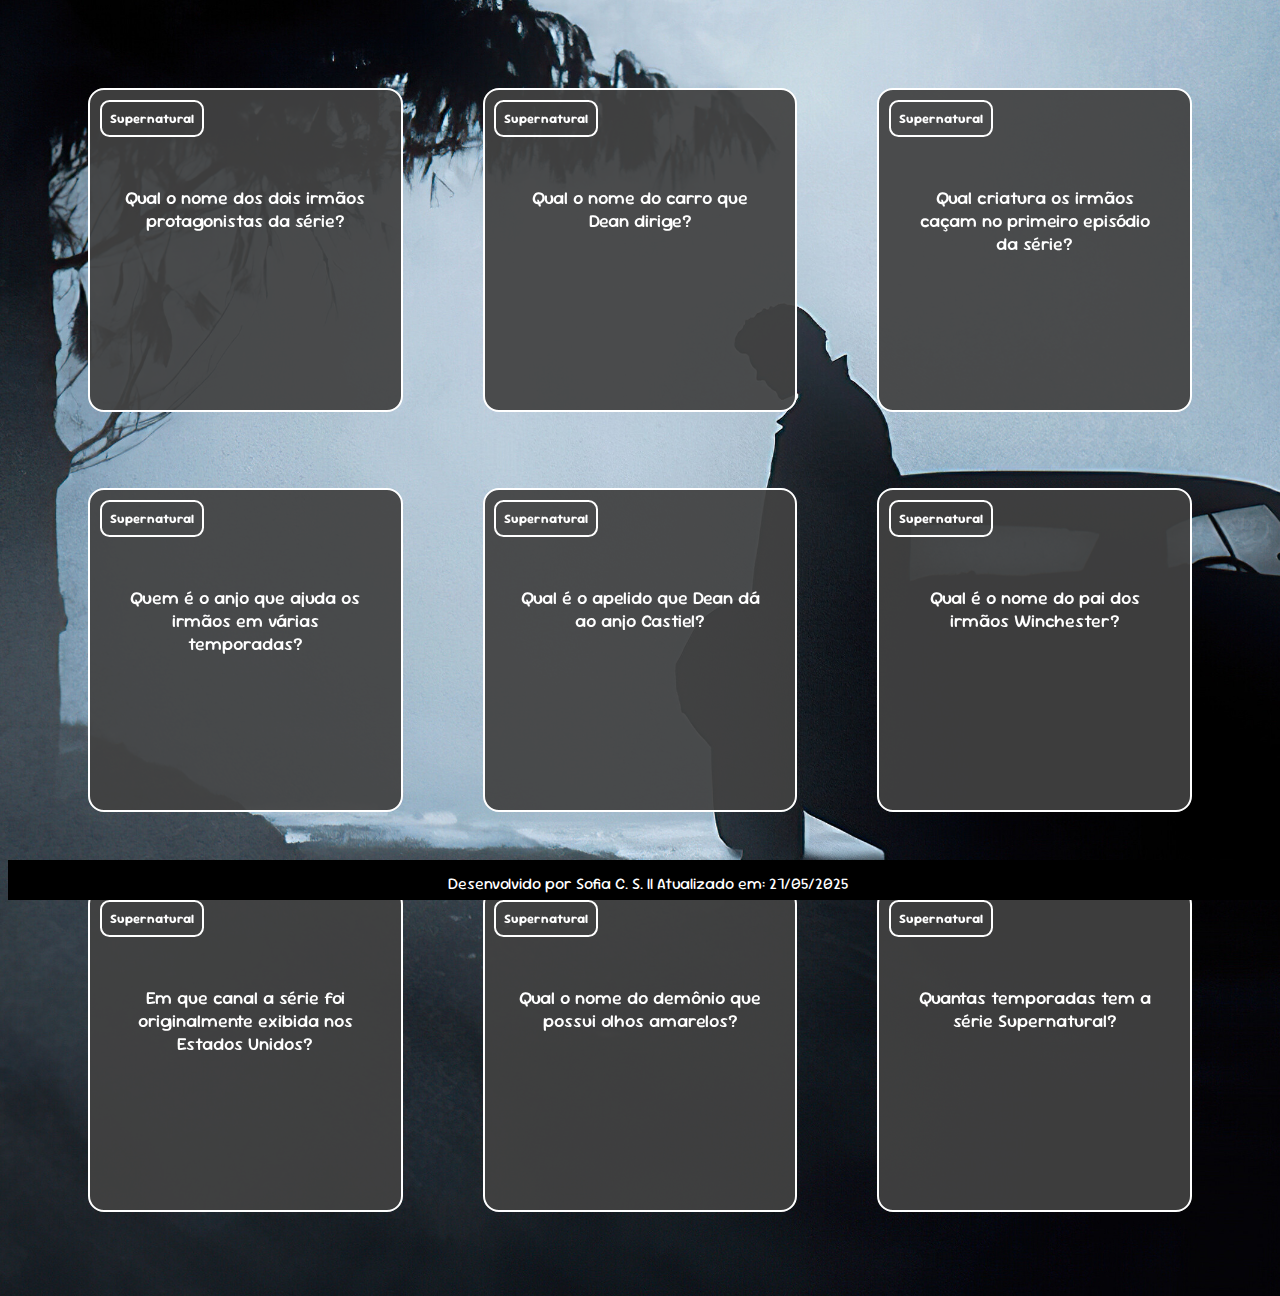
<file: Sofia.2t.2b-main/index.html>
<!DOCTYPE html>
<html lang="pt-br">
<head>
    <meta charset="UTF-8">
    <meta name="viewport" content="width=device-width, initial-scale=1.0">
    <link rel="icon" type="jpg" href="./assets/img/icon.jpg">
    <link rel="stylesheet" href="./assets/style.css">
    <title>Conhecimentos Matemáticos</title>
</head>
<body>
    <main>
        <section id="container">
            <!-- <article class="cartao">
                <div class="cartao__conteudo">
                    <h3>Programação</h3>
                    <div class="cartao__conteudo__pergunta">
                        <p>O que é JavaScript?</p>
                    </div>
                    <div class="cartao__conteudo__resposta">
                        <p>O JavaScript é uma linguagem de programação</p>
                    </div>
                </div>
            </article> -->
        </section>
    </main>
    <footer>
        <p class>Desenvolvido por Sofia C. S. || Atualizado em: 27/05/2025</p>
    </footer>
    <script src="app.js"></script>
    <script src="perguntas.js"></script>
</body>
</html>
</file>
<file: Sofia.2t.2b-main/assets/style.css>
@import url('https://fonts.googleapis.com/css2?family=Sour+Gummy:ital,wght@0,100..900;1,100..900&display=swap');
@import url('https://fonts.googleapis.com/css2?family=Playwrite+PL:wght@100..400&display=swap');

:root {
    --text-color: #ffffff;
    --card-front-color: #414141ee;
    --card-back-color: #000000;
}

body {
    background: url('./img/fundo.jpg');
    background-repeat: no-repeat;
    background-size: cover;
    font-family: "Sour Gummy", sans-serif;
}

#container {
    display: flex; 
    flex-wrap: wrap;
    justify-content: space-between;
    padding: 4rem;
    gap: 3rem;
}

.cartao {
    margin: 1rem 1rem;
    height: 20rem;
    flex-grow: 1;
    flex-basis: calc(33% - 6rem);
}

.cartao__conteudo {
    background-color: var(--card-front-color);
    text-align: center;
    height: 100%;
    transform-style: preserve-3d;
    border: 2px solid var(--text-color);
    border-radius: 1rem;
    transition: transform 300ms ease-in-out;
}

.cartao__conteudo h3 {
    color: var(--text-color);
    border: 2px solid var(--text-color);
    text-align: left;
    padding: 0.5rem;
    position: absolute;
    margin: 0.6rem;
    border-radius: 0.6rem;
    font-size: 1vw;
    backface-visibility: hidden;
}

.cartao__conteudo p {
    margin-top: 1rem;
    padding: 2rem;
    margin-top: 4rem;
    font-size: 1.4vw;
}

.cartao__conteudo__pergunta p {
    color: var(--text-color);
    font-weight: 500;
}

.cartao__conteudo__resposta p {
    color: var(--card-back-color);
    font-weight: 700;
}

.cartao.active .cartao__conteudo {
    transform: rotateY(180deg);
}

.cartao__conteudo__pergunta,
.cartao__conteudo__resposta {
    backface-visibility: hidden;
    position: absolute;
    height: 100%;
    width: 100%;
    box-sizing: border-box;
}

.cartao__conteudo__resposta {
    transform: rotateY(180deg);
    background-color: rgba(255, 255, 255, 0.692);
    border: 4px solid var(--card-back-color);
    border-radius: 1rem;
}

footer {
    background-color: black;
    color: white;
    position: fixed;
    bottom: 0;
    width: 100%;
    height: 2.5rem;
}

footer p {
    text-align: center;
    font-size: 1rem;
    margin-top: 0.8rem;
}

@media (max-width: 560px) {
    
    body {
        background: url('./img/fundo_mobile.jpg');
        background-size: contain;
        background-repeat: repeat;
        font-family: "Playwrite PL", cursive;
    }

    .cartao {
        flex: 1 0 calc(100% - 1rem)
    }

    .cartao__conteudo h3 {
        font-size: 3vw;
    }

    .cartao__conteudo p {
        font-size: 3.8vw;
    }

    footer p {
        font-size: 2vw;
        margin-top: 0.8vw;
    }

    footer {
        height: 1.5rem;
    }
}
</file>
